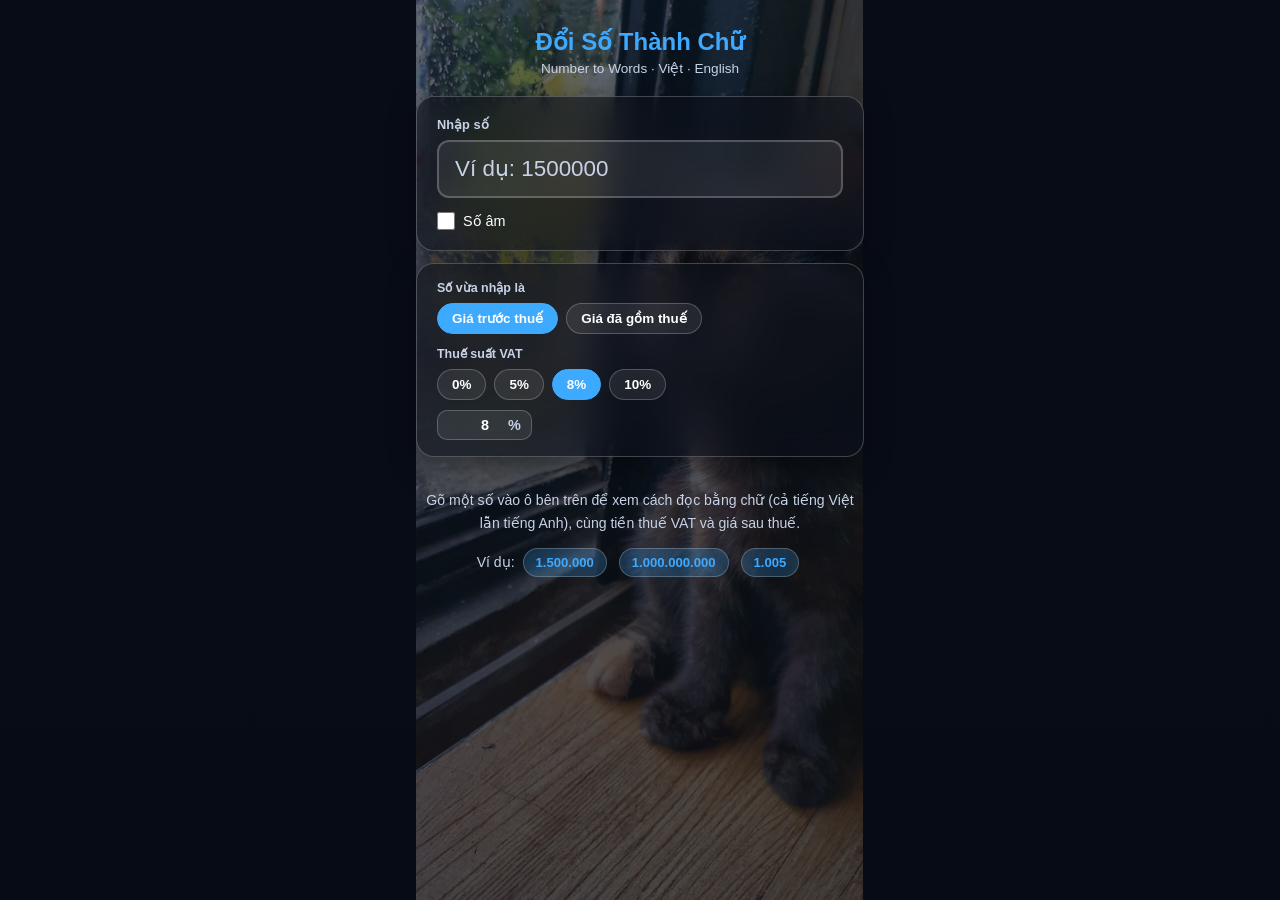
<file: index.html>
<!DOCTYPE html>
<html lang="vi">
<head>
<meta charset="UTF-8">
<meta name="viewport" content="width=device-width, initial-scale=1.0, viewport-fit=cover">
<meta name="theme-color" content="#3da9ff">
<title>Đổi Số Thành Chữ</title>
<link rel="manifest" href="manifest.json">
<link rel="apple-touch-icon" href="icons/icon-192.png">
<meta name="apple-mobile-web-app-capable" content="yes">
<meta name="apple-mobile-web-app-status-bar-style" content="black-translucent">
<meta name="apple-mobile-web-app-title" content="Số → Chữ">
<link rel="stylesheet" href="style.css?v=9">
</head>
<body>

<header class="top">
  <h1>Đổi Số Thành Chữ</h1>
  <p class="sub">Number to Words · Việt · English</p>
</header>

<main class="wrap">

  <section class="nhap">
    <label class="nhan" for="so-input">Nhập số</label>
    <div class="hang-nhap">
      <input type="text" id="so-input" class="o-nhap" inputmode="numeric"
             autocomplete="off" spellcheck="false" placeholder="Ví dụ: 1500000">
      <button type="button" id="btn-xoa" class="nut-xoa" aria-label="Xoá" hidden>✕</button>
    </div>

    <label class="cong-tac">
      <input type="checkbox" id="am-check">
      <span>Số âm</span>
    </label>

    <p class="loi" id="o-loi" hidden></p>
  </section>

  <section class="vat-dieu-khien" id="khu-vat-dieu-khien">
    <div class="vat-hang">
      <span class="vat-nhan">Số vừa nhập là</span>
      <div class="chips" id="che-do-vat">
        <button type="button" class="chip on" data-che-do="truoc">Giá trước thuế</button>
        <button type="button" class="chip" data-che-do="sau">Giá đã gồm thuế</button>
      </div>
    </div>
    <div class="vat-hang">
      <span class="vat-nhan">Thuế suất VAT</span>
      <div class="chips" id="ty-le-vat">
        <button type="button" class="chip" data-ty-le="0">0%</button>
        <button type="button" class="chip" data-ty-le="5">5%</button>
        <button type="button" class="chip on" data-ty-le="8">8%</button>
        <button type="button" class="chip" data-ty-le="10">10%</button>
      </div>
      <div class="ty-le-tuy-chinh">
        <input type="number" id="ty-le-input" min="0" max="100" step="0.1" value="8" inputmode="decimal">
        <span>%</span>
      </div>
    </div>
    <p class="vat-ghi-chu" id="vat-ghi-chu" hidden></p>
  </section>

  <section class="ket-qua" id="khu-ket-qua" hidden></section>

  <section class="trong" id="khu-trong">
    <p>Gõ một số vào ô bên trên để xem cách đọc bằng chữ (cả tiếng Việt lẫn
      tiếng Anh), cùng tiền thuế VAT và giá sau thuế.</p>
    <p class="vi-du">Ví dụ: <button type="button" class="thu" data-so="1500000">1.500.000</button>
      <button type="button" class="thu" data-so="1000000000">1.000.000.000</button>
      <button type="button" class="thu" data-so="1005">1.005</button></p>
  </section>

</main>

<script src="logic.js?v=2"></script>
<script src="app.js?v=3"></script>

<script>
// Đăng ký service worker để cài được ra màn hình chính và dùng khi mất mạng.
// Bọc trong điều kiện vì trình duyệt cũ không có, và lỗi ở đây không được phép
// làm hỏng trang — công cụ vẫn phải chạy bình thường khi không đăng ký nổi.
if ("serviceWorker" in navigator) {
  window.addEventListener("load", () => {
    navigator.serviceWorker.register("sw.js").catch(() => {});
  });
}
</script>
</body>
</html>
</file>
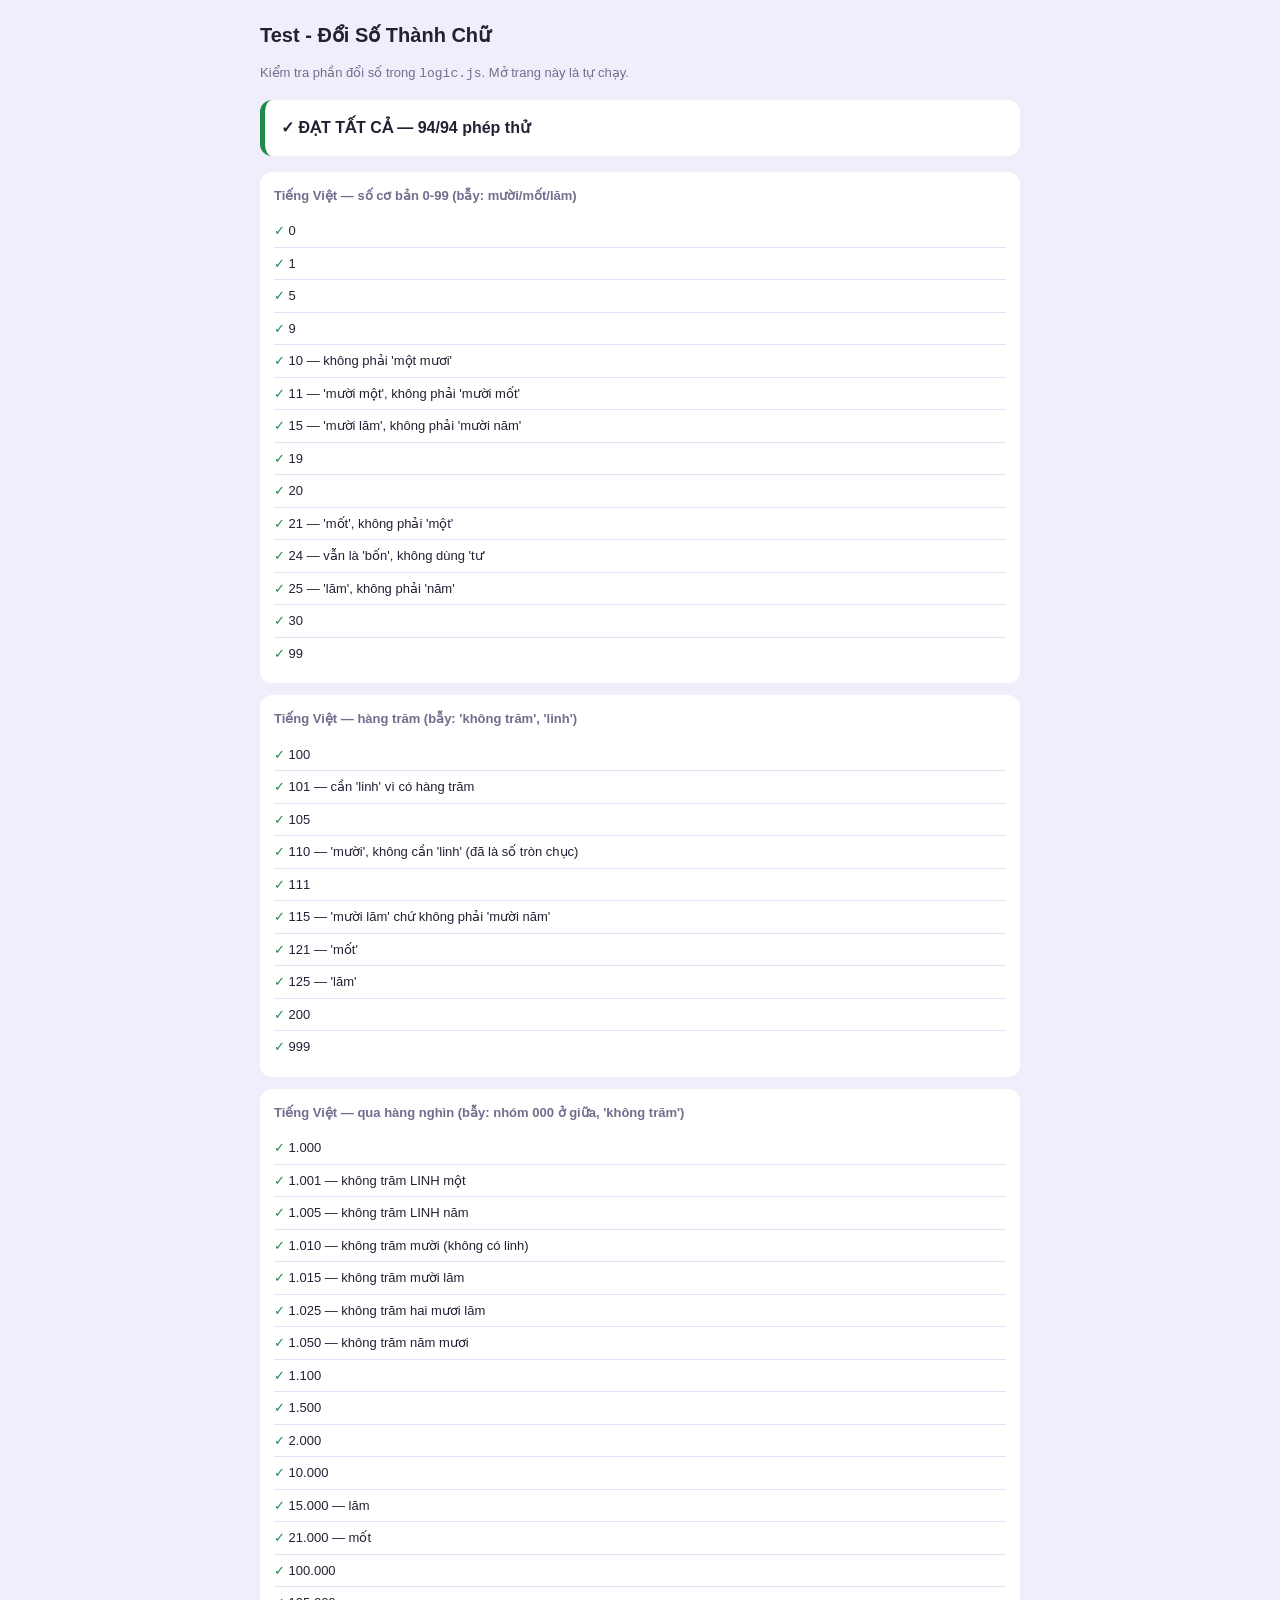
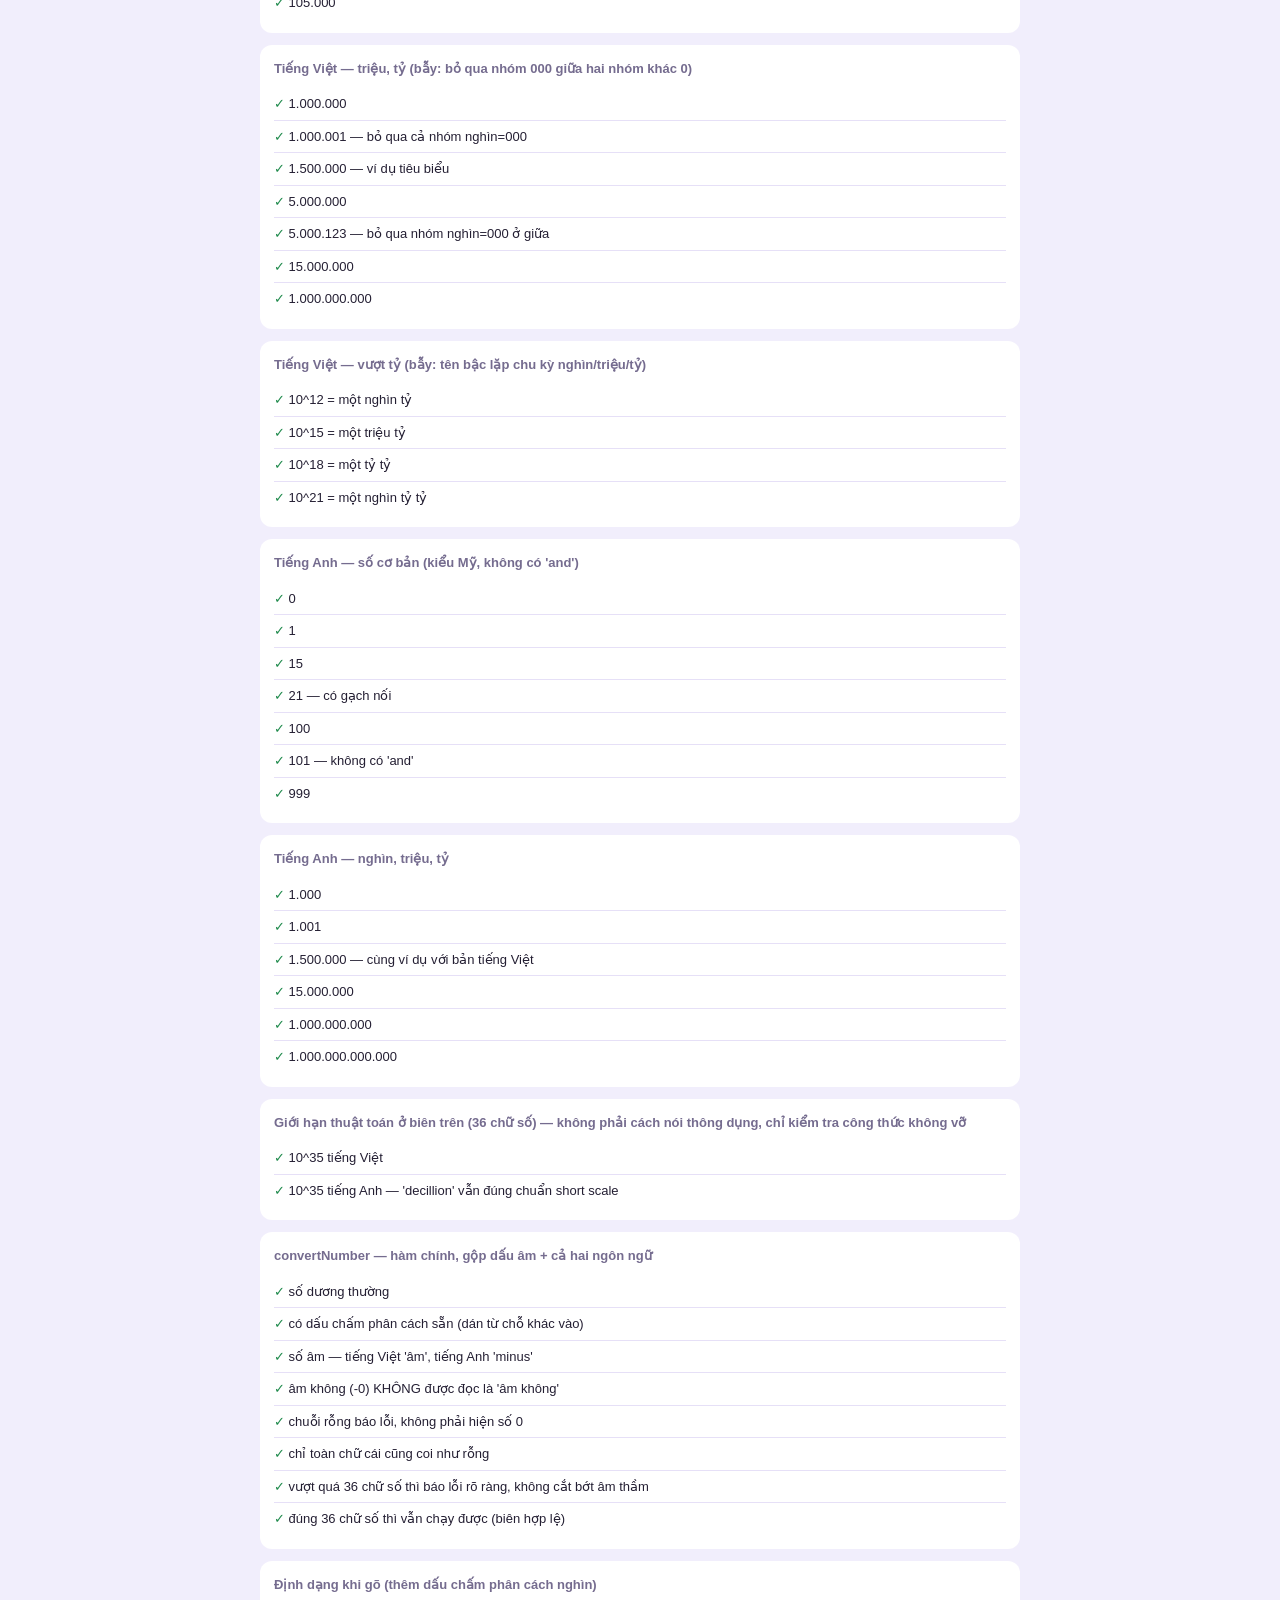
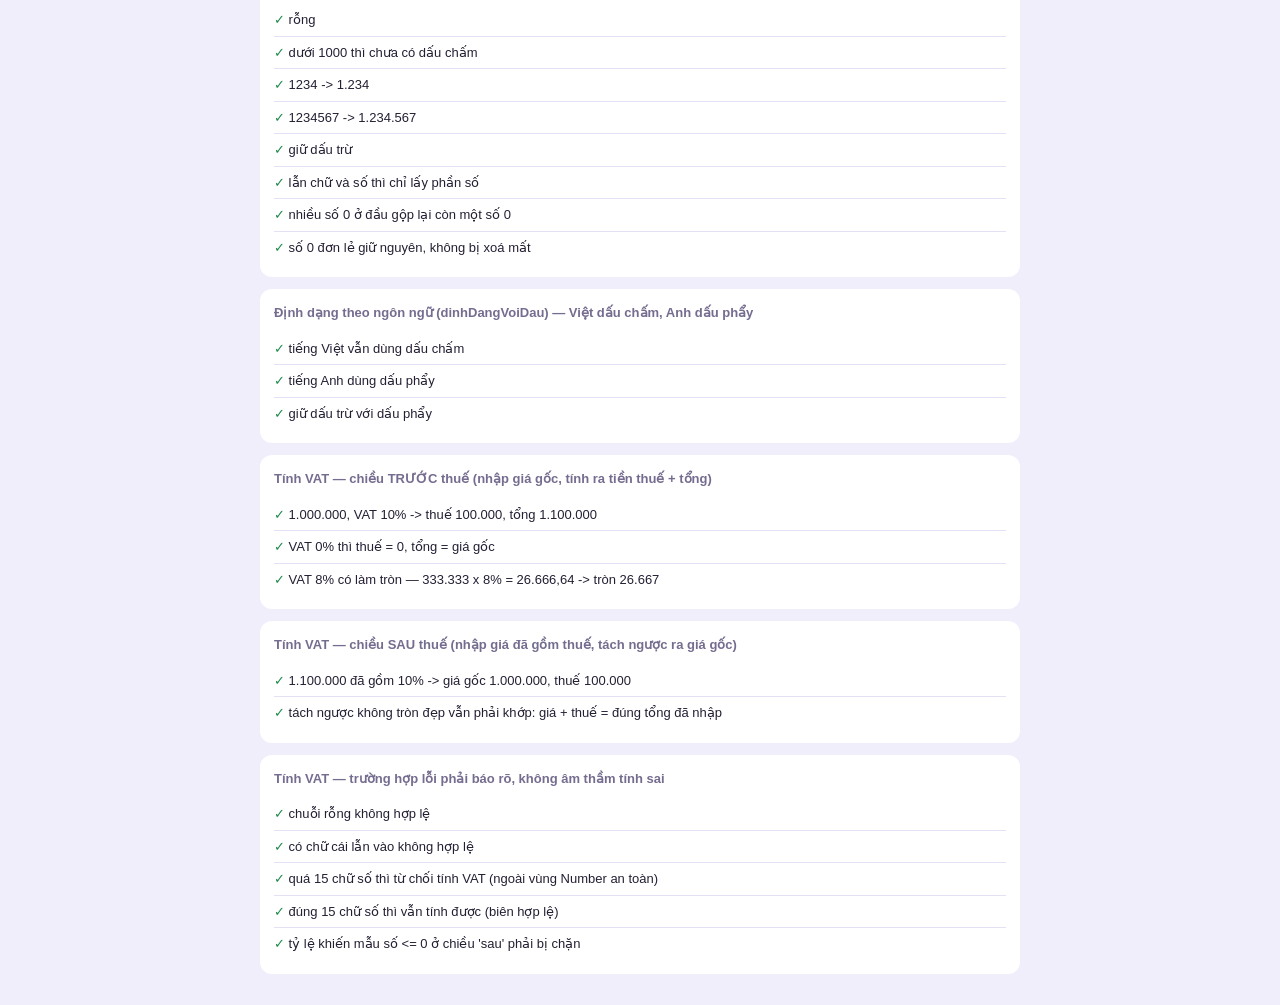
<file: test.html>
<!DOCTYPE html>
<html lang="vi">
<head>
<meta charset="UTF-8">
<meta name="viewport" content="width=device-width, initial-scale=1.0">
<title>Test - Đổi Số Thành Chữ</title>
<style>
  body {
    font-family: -apple-system, BlinkMacSystemFont, "Segoe UI", Roboto, sans-serif;
    background: #f1eefc; color: #241f33; margin: 0; padding: 20px;
    font-size: 14px; line-height: 1.5;
  }
  .wrap { max-width: 760px; margin: 0 auto; }
  h1 { font-size: 20px; margin: 0 0 4px; }
  .sub { color: #756c8f; font-size: 13px; margin-bottom: 16px; }
  .tong {
    background: #fff; border-radius: 12px; padding: 16px;
    margin-bottom: 16px; font-size: 16px; font-weight: 700;
  }
  .tong.dat { border-left: 5px solid #1f8a4c; }
  .tong.hong { border-left: 5px solid #b3261e; }
  .nhom { background: #fff; border-radius: 12px; padding: 14px; margin-bottom: 12px; }
  .nhom h2 { font-size: 13px; color: #756c8f; margin: 0 0 10px; }
  .ca { padding: 6px 0; border-bottom: 1px solid #e6e0f7; font-size: 13px; }
  .ca:last-child { border-bottom: none; }
  .ok  { color: #1f8a4c; }
  .no  { color: #b3261e; font-weight: 600; }
  .chitiet { color: #756c8f; font-size: 12px; padding-left: 20px; }
</style>
</head>
<body>
<div class="wrap">
  <h1>Test - Đổi Số Thành Chữ</h1>
  <p class="sub">Kiểm tra phần đổi số trong <code>logic.js</code>. Mở trang này là tự chạy.</p>
  <div id="tong" class="tong">Đang chạy…</div>
  <div id="kq"></div>
</div>

<script>
function chayToanBo() {

// ===== Khung test tối giản =====
const ketQua = [];
let nhomHienTai = "";

function nhom(ten) { nhomHienTai = ten; }

function test(ten, fn) {
  try {
    fn();
    ketQua.push({ nhom: nhomHienTai, ten, dat: true });
  } catch (e) {
    ketQua.push({ nhom: nhomHienTai, ten, dat: false, loi: e.message });
  }
}

function bang(thuc, mong, ghiChu) {
  const a = JSON.stringify(thuc), b = JSON.stringify(mong);
  if (a !== b) {
    throw new Error(`${ghiChu ? ghiChu + ": " : ""}mong ${b}, nhận ${a}`);
  }
}

// Tiện cho gọn: gọi thẳng convertInt hai ngôn ngữ cùng lúc khi cần so cả hai.
const vi = n => Logic.convertInt(String(n), "vi");
const en = n => Logic.convertInt(String(n), "en");

// ===================================================================
nhom("Tiếng Việt — số cơ bản 0-99 (bẫy: mười/mốt/lăm)");

test("0", () => bang(vi(0), "không"));
test("1", () => bang(vi(1), "một"));
test("5", () => bang(vi(5), "năm"));
test("9", () => bang(vi(9), "chín"));
test("10 — không phải 'một mươi'", () => bang(vi(10), "mười"));
test("11 — 'mười một', không phải 'mười mốt'", () => bang(vi(11), "mười một"));
test("15 — 'mười lăm', không phải 'mười năm'", () => bang(vi(15), "mười lăm"));
test("19", () => bang(vi(19), "mười chín"));
test("20", () => bang(vi(20), "hai mươi"));
test("21 — 'mốt', không phải 'một'", () => bang(vi(21), "hai mươi mốt"));
test("24 — vẫn là 'bốn', không dùng 'tư'", () => bang(vi(24), "hai mươi bốn"));
test("25 — 'lăm', không phải 'năm'", () => bang(vi(25), "hai mươi lăm"));
test("30", () => bang(vi(30), "ba mươi"));
test("99", () => bang(vi(99), "chín mươi chín"));

nhom("Tiếng Việt — hàng trăm (bẫy: 'không trăm', 'linh')");

test("100", () => bang(vi(100), "một trăm"));
test("101 — cần 'linh' vì có hàng trăm", () => bang(vi(101), "một trăm linh một"));
test("105", () => bang(vi(105), "một trăm linh năm"));
test("110 — 'mười', không cần 'linh' (đã là số tròn chục)", () => bang(vi(110), "một trăm mười"));
test("111", () => bang(vi(111), "một trăm mười một"));
test("115 — 'mười lăm' chứ không phải 'mười năm'", () => bang(vi(115), "một trăm mười lăm"));
test("121 — 'mốt'", () => bang(vi(121), "một trăm hai mươi mốt"));
test("125 — 'lăm'", () => bang(vi(125), "một trăm hai mươi lăm"));
test("200", () => bang(vi(200), "hai trăm"));
test("999", () => bang(vi(999), "chín trăm chín mươi chín"));

nhom("Tiếng Việt — qua hàng nghìn (bẫy: nhóm 000 ở giữa, 'không trăm')");

test("1.000", () => bang(vi(1000), "một nghìn"));
test("1.001 — không trăm LINH một", () => bang(vi(1001), "một nghìn không trăm linh một"));
test("1.005 — không trăm LINH năm", () => bang(vi(1005), "một nghìn không trăm linh năm"));
test("1.010 — không trăm mười (không có linh)", () => bang(vi(1010), "một nghìn không trăm mười"));
test("1.015 — không trăm mười lăm", () => bang(vi(1015), "một nghìn không trăm mười lăm"));
test("1.025 — không trăm hai mươi lăm", () => bang(vi(1025), "một nghìn không trăm hai mươi lăm"));
test("1.050 — không trăm năm mươi", () => bang(vi(1050), "một nghìn không trăm năm mươi"));
test("1.100", () => bang(vi(1100), "một nghìn một trăm"));
test("1.500", () => bang(vi(1500), "một nghìn năm trăm"));
test("2.000", () => bang(vi(2000), "hai nghìn"));
test("10.000", () => bang(vi(10000), "mười nghìn"));
test("15.000 — lăm", () => bang(vi(15000), "mười lăm nghìn"));
test("21.000 — mốt", () => bang(vi(21000), "hai mươi mốt nghìn"));
test("100.000", () => bang(vi(100000), "một trăm nghìn"));
test("105.000", () => bang(vi(105000), "một trăm linh năm nghìn"));

nhom("Tiếng Việt — triệu, tỷ (bẫy: bỏ qua nhóm 000 giữa hai nhóm khác 0)");

test("1.000.000", () => bang(vi(1000000), "một triệu"));
test("1.000.001 — bỏ qua cả nhóm nghìn=000", () => bang(vi(1000001), "một triệu không trăm linh một"));
test("1.500.000 — ví dụ tiêu biểu", () => bang(vi(1500000), "một triệu năm trăm nghìn"));
test("5.000.000", () => bang(vi(5000000), "năm triệu"));
test("5.000.123 — bỏ qua nhóm nghìn=000 ở giữa", () => bang(vi(5000123), "năm triệu một trăm hai mươi ba"));
test("15.000.000", () => bang(vi(15000000), "mười lăm triệu"));
test("1.000.000.000", () => bang(vi(1000000000), "một tỷ"));

nhom("Tiếng Việt — vượt tỷ (bẫy: tên bậc lặp chu kỳ nghìn/triệu/tỷ)");

test("10^12 = một nghìn tỷ", () => bang(vi("1000000000000"), "một nghìn tỷ"));
test("10^15 = một triệu tỷ", () => bang(vi("1000000000000000"), "một triệu tỷ"));
test("10^18 = một tỷ tỷ", () => bang(vi("1000000000000000000"), "một tỷ tỷ"));
test("10^21 = một nghìn tỷ tỷ", () => bang(vi("1000000000000000000000"), "một nghìn tỷ tỷ"));

// ===================================================================
nhom("Tiếng Anh — số cơ bản (kiểu Mỹ, không có 'and')");

test("0", () => bang(en(0), "zero"));
test("1", () => bang(en(1), "one"));
test("15", () => bang(en(15), "fifteen"));
test("21 — có gạch nối", () => bang(en(21), "twenty-one"));
test("100", () => bang(en(100), "one hundred"));
test("101 — không có 'and'", () => bang(en(101), "one hundred one"));
test("999", () => bang(en(999), "nine hundred ninety-nine"));

nhom("Tiếng Anh — nghìn, triệu, tỷ");

test("1.000", () => bang(en(1000), "one thousand"));
test("1.001", () => bang(en(1001), "one thousand one"));
test("1.500.000 — cùng ví dụ với bản tiếng Việt", () => bang(en(1500000), "one million five hundred thousand"));
test("15.000.000", () => bang(en(15000000), "fifteen million"));
test("1.000.000.000", () => bang(en(1000000000), "one billion"));
test("1.000.000.000.000", () => bang(en("1000000000000"), "one trillion"));

// ===================================================================
nhom("Giới hạn thuật toán ở biên trên (36 chữ số) — không phải cách nói thông dụng, chỉ kiểm tra công thức không vỡ");

test("10^35 tiếng Việt", () => bang(vi("1" + "0".repeat(35)), "một trăm triệu tỷ tỷ tỷ"));
test("10^35 tiếng Anh — 'decillion' vẫn đúng chuẩn short scale", () => bang(en("1" + "0".repeat(35)), "one hundred decillion"));

// ===================================================================
nhom("convertNumber — hàm chính, gộp dấu âm + cả hai ngôn ngữ");

test("số dương thường", () => {
  const kq = Logic.convertNumber("1500000");
  bang(kq.ok, true);
  bang(kq.vi, "một triệu năm trăm nghìn");
  bang(kq.en, "one million five hundred thousand");
});

test("có dấu chấm phân cách sẵn (dán từ chỗ khác vào)", () => {
  const kq = Logic.convertNumber("1.500.000");
  bang(kq.vi, "một triệu năm trăm nghìn");
});

test("số âm — tiếng Việt 'âm', tiếng Anh 'minus'", () => {
  const kq = Logic.convertNumber("-500");
  bang(kq.vi, "âm năm trăm");
  bang(kq.en, "minus five hundred");
});

test("âm không (-0) KHÔNG được đọc là 'âm không'", () => {
  const kq = Logic.convertNumber("-0");
  bang(kq.vi, "không");
  bang(kq.en, "zero");
});

test("chuỗi rỗng báo lỗi, không phải hiện số 0", () => {
  const kq = Logic.convertNumber("");
  bang(kq.ok, false);
  bang(kq.error, "empty");
});

test("chỉ toàn chữ cái cũng coi như rỗng", () => {
  const kq = Logic.convertNumber("abc");
  bang(kq.ok, false);
  bang(kq.error, "empty");
});

test("vượt quá 36 chữ số thì báo lỗi rõ ràng, không cắt bớt âm thầm", () => {
  const kq = Logic.convertNumber("1".repeat(37));
  bang(kq.ok, false);
  bang(kq.error, "qua_lon");
  bang(kq.toiDa, 36);
});

test("đúng 36 chữ số thì vẫn chạy được (biên hợp lệ)", () => {
  const kq = Logic.convertNumber("9".repeat(36));
  bang(kq.ok, true);
});

// ===================================================================
nhom("Định dạng khi gõ (thêm dấu chấm phân cách nghìn)");

test("rỗng", () => bang(Logic.dinhDangKhiGo(""), ""));
test("dưới 1000 thì chưa có dấu chấm", () => bang(Logic.dinhDangKhiGo("5"), "5"));
test("1234 -> 1.234", () => bang(Logic.dinhDangKhiGo("1234"), "1.234"));
test("1234567 -> 1.234.567", () => bang(Logic.dinhDangKhiGo("1234567"), "1.234.567"));
test("giữ dấu trừ", () => bang(Logic.dinhDangKhiGo("-1234"), "-1.234"));
test("lẫn chữ và số thì chỉ lấy phần số", () => bang(Logic.dinhDangKhiGo("abc123abc456"), "123.456"));
test("nhiều số 0 ở đầu gộp lại còn một số 0", () => bang(Logic.dinhDangKhiGo("000"), "0"));
test("số 0 đơn lẻ giữ nguyên, không bị xoá mất", () => bang(Logic.dinhDangKhiGo("0"), "0"));

nhom("Định dạng theo ngôn ngữ (dinhDangVoiDau) — Việt dấu chấm, Anh dấu phẩy");

test("tiếng Việt vẫn dùng dấu chấm", () => bang(Logic.dinhDangVoiDau("1500000", "."), "1.500.000"));
test("tiếng Anh dùng dấu phẩy", () => bang(Logic.dinhDangVoiDau("1500000", ","), "1,500,000"));
test("giữ dấu trừ với dấu phẩy", () => bang(Logic.dinhDangVoiDau("-1500000", ","), "-1,500,000"));

// ===================================================================
nhom("Tính VAT — chiều TRƯỚC thuế (nhập giá gốc, tính ra tiền thuế + tổng)");

test("1.000.000, VAT 10% -> thuế 100.000, tổng 1.100.000", () => {
  const kq = Logic.tinhVAT("1000000", 10, "truoc");
  bang(kq.ok, true);
  bang(kq.goc, "1000000");
  bang(kq.vat, "100000");
  bang(kq.tong, "1100000");
});

test("VAT 0% thì thuế = 0, tổng = giá gốc", () => {
  const kq = Logic.tinhVAT("500000", 0, "truoc");
  bang(kq.vat, "0");
  bang(kq.tong, "500000");
});

test("VAT 8% có làm tròn — 333.333 x 8% = 26.666,64 -> tròn 26.667", () => {
  const kq = Logic.tinhVAT("333333", 8, "truoc");
  bang(kq.vat, "26667");
  // Bắt buộc: tổng luôn bằng giá gốc + thuế đã làm tròn, không lệch 1 đồng.
  bang(kq.tong, String(333333 + 26667));
});

nhom("Tính VAT — chiều SAU thuế (nhập giá đã gồm thuế, tách ngược ra giá gốc)");

test("1.100.000 đã gồm 10% -> giá gốc 1.000.000, thuế 100.000", () => {
  const kq = Logic.tinhVAT("1100000", 10, "sau");
  bang(kq.ok, true);
  bang(kq.goc, "1000000");
  bang(kq.vat, "100000");
  bang(kq.tong, "1100000");
});

test("tách ngược không tròn đẹp vẫn phải khớp: giá + thuế = đúng tổng đã nhập", () => {
  // 1.000.000 / 1.08 = 925.925,9... -> tròn giá trước, thuế suy ra bằng phép trừ
  // để CHẮC CHẮN giá + thuế = 1.000.000, không parse chưa chắc đã khớp nếu
  // tính vat = tổng - tổng/1.08 rồi làm tròn riêng.
  const kq = Logic.tinhVAT("1000000", 8, "sau");
  bang(kq.ok, true);
  bang(String(Number(kq.goc) + Number(kq.vat)), "1000000");
});

nhom("Tính VAT — trường hợp lỗi phải báo rõ, không âm thầm tính sai");

test("chuỗi rỗng không hợp lệ", () => bang(Logic.tinhVAT("", 10, "truoc").ok, false));
test("có chữ cái lẫn vào không hợp lệ", () => bang(Logic.tinhVAT("123abc", 10, "truoc").ok, false));
test("quá 15 chữ số thì từ chối tính VAT (ngoài vùng Number an toàn)", () => {
  const kq = Logic.tinhVAT("1".repeat(16), 10, "truoc");
  bang(kq.ok, false);
  bang(kq.error, "qua_lon");
  bang(kq.toiDa, 15);
});
test("đúng 15 chữ số thì vẫn tính được (biên hợp lệ)", () => {
  bang(Logic.tinhVAT("9".repeat(15), 10, "truoc").ok, true);
});
test("tỷ lệ khiến mẫu số <= 0 ở chiều 'sau' phải bị chặn", () => {
  const kq = Logic.tinhVAT("1000000", -100, "sau");
  bang(kq.ok, false);
  bang(kq.error, "ty_le_khong_hop_le");
});

// ===================================================================

const dat = ketQua.filter(k => k.dat).length;
const hong = ketQua.length - dat;
const oTong = document.getElementById("tong");
oTong.className = "tong " + (hong === 0 ? "dat" : "hong");
oTong.textContent = hong === 0
  ? `✓ ĐẠT TẤT CẢ — ${dat}/${ketQua.length} phép thử`
  : `✕ HỎNG ${hong} — đạt ${dat}/${ketQua.length}`;

const cacNhom = [];
ketQua.forEach(k => {
  let n = cacNhom.find(x => x.ten === k.nhom);
  if (!n) { n = { ten: k.nhom, ds: [] }; cacNhom.push(n); }
  n.ds.push(k);
});

document.getElementById("kq").innerHTML = cacNhom.map(n => `
  <div class="nhom">
    <h2>${n.ten}</h2>
    ${n.ds.map(k => `
      <div class="ca">
        <span class="${k.dat ? "ok" : "no"}">${k.dat ? "✓" : "✕"}</span>
        ${k.ten}
        ${k.dat ? "" : `<div class="chitiet">${k.loi}</div>`}
      </div>`).join("")}
  </div>`).join("");

}  // hết chayToanBo

// Nạp logic.js kèm dấu thời gian để trình duyệt không đưa bản cũ trong bộ nhớ
// đệm ra test. Test chạy trên code cũ còn nguy hiểm hơn là không test.
(function napRoiChay() {
  const s = document.createElement("script");
  s.src = "logic.js?t=" + Date.now();
  s.onload = chayToanBo;
  s.onerror = function () {
    const o = document.getElementById("tong");
    o.className = "tong hong";
    o.textContent = "✕ Không nạp được logic.js";
  };
  document.head.appendChild(s);
})();
</script>
</body>
</html>
</file>
<file: style.css>
/* Tông ẢNH NỀN (bé mèo Bánh) + CHỮ TRẮNG + ĐIỂM NHẤN XANH DƯƠNG.
   Đổi từ tông hồng pastel theo yêu cầu — nền giờ là ảnh thật nên các "thẻ"
   (.nhap, .vat-dieu-khien, .ket-qua) chuyển sang kính mờ (nền tối trong
   suốt + backdrop-filter blur) thay vì nền trắng đặc, để chữ trắng còn đọc
   được mà vẫn thấy ảnh phía sau lấp ló. --bg không còn là màu nền trang (đó
   là ảnh, đặt thẳng trên body) mà là màu "hốc lõm" dùng cho ô nhập/chip —
   xem ghi chú tại từng chỗ dùng.
   Vẫn cố ý khác ba app trước (đỏ gạch sổ gia đình, xanh mòng két sổ cá
   nhân, nâu vàng cẩm nang Dota) để bốn icon xếp cạnh nhau trên màn hình
   chính vẫn phân biệt được ngay. */
:root {
  --bg: rgba(255, 255, 255, 0.08);
  --card: rgba(12, 16, 26, 0.6);
  --text: #ffffff;
  --muted: #c7d2e6;
  --line: rgba(255, 255, 255, 0.22);
  --accent: #3da9ff;
  --accent-soft: rgba(61, 169, 255, 0.22);
  --danger: #ff6b7a;
  --danger-soft: rgba(255, 107, 122, 0.2);
  --radius: 18px;
}

* { box-sizing: border-box; margin: 0; padding: 0; -webkit-tap-highlight-color: transparent; }

/* Bắt buộc: thuộc tính hidden phải luôn thắng.
   Quy tắc mặc định của trình duyệt là [hidden] { display: none }, nhưng bất
   kỳ khai báo display nào của mình (vd .ket-qua { display: flex }) đều cùng
   độ ưu tiên và đứng sau trong stylesheet nên thắng — phần tử vẫn hiện dù đã
   gán hidden. Tự bắt gặp lỗi này khi chụp màn hình kiểm tra: khu kết quả rỗng
   hiện song song với khu trống dù JS đã set .hidden = true. */
[hidden] { display: none !important; }

body {
  /* Lớp gradient tối phủ TRƯỚC ảnh (liệt kê trước trong background-image là
     nằm trên): không có lớp này, ảnh sáng (mảng lá vàng, cửa kính) sẽ nuốt
     hết độ tương phản của chữ trắng ở đúng những chỗ đó. background-color là
     phương án dự phòng trong lúc ảnh chưa tải xong. */
  background-color: #0b0f1a;
  background-image: linear-gradient(rgba(6, 10, 20, 0.6), rgba(6, 10, 20, 0.72)), url("images/nen-meo.jpg");
  background-size: cover;
  background-position: center 30%;
  background-repeat: no-repeat;
  /* Không dùng background-attachment: fixed — hỗ trợ chập chờn trên Safari
     di động (ảnh nền hay bị giật/nhảy khi cuộn), mà trang này ngắn, hiếm khi
     cần cuộn nên không mất gì. */
  color: var(--text);
  font-family: -apple-system, BlinkMacSystemFont, "Segoe UI", Roboto, Helvetica, Arial, sans-serif;
  min-height: 100vh;
  padding-bottom: 40px;
}

/* Ảnh nền là ảnh DỌC (1000x2112). Trên điện thoại (khung cũng dọc, tỉ lệ gần
   giống ảnh) thì "cover" ở trên hiện gần trọn ảnh, ổn.
   Nhưng trên màn hình NGANG rộng (desktop), "cover" phải phóng to ảnh rất
   nhiều theo chiều dọc mới lấp đầy chiều ngang — khung nhìn chỉ còn lọt vào
   một dải mỏng của ảnh. Dải đó lại hay rơi đúng vào mảng tối sẵn có trong
   ảnh (khung cửa gỗ đen, lông mèo màu tối) CỘNG THÊM lớp phủ đen ở trên, nên
   nhìn như mất hẳn ảnh — không phải ảnh không tải được, mà là phóng to vào
   đúng chỗ tối nhất của nó. Bắt lỗi này từ ảnh chụp Chrome thật anh gửi.
   Cách sửa: từ khung đủ rộng, đổi sang co ẢNH (không đụng lớp phủ gradient)
   theo CHIỀU CAO thay vì cover theo chiều ngang — đỡ bị phóng to quá đà.
   Ảnh khi đó không lấp hết bề ngang, hai bên để lộ màu nền đặc (--bg-color),
   cùng tông tối với lớp phủ nên nhìn như viền khung chủ ý chứ không phải lỗi. */
@media (min-width: 700px) {
  body {
    background-size: cover, auto 105vh;
  }
}

.top {
  padding: 28px 20px 20px;
  text-align: center;
}
.top h1 { font-size: 1.5rem; font-weight: 800; color: var(--accent); }
.top .sub { font-size: 0.85rem; color: var(--muted); margin-top: 4px; }

.wrap { max-width: 480px; margin: 0 auto; padding: 0 16px; }

/* Kính mờ: nền tối trong suốt (--card) + làm mờ hậu cảnh phía sau bằng
   backdrop-filter, viền sáng mảnh (--line) để tách khỏi ảnh nền — không có
   viền, mép thẻ dễ lẫn vào những chỗ ảnh cũng tối màu (góc cửa sổ). */
.nhap {
  background: var(--card);
  border: 1px solid var(--line);
  border-radius: var(--radius);
  padding: 20px;
  box-shadow: 0 8px 28px rgba(0, 0, 0, 0.35);
  backdrop-filter: blur(16px);
  -webkit-backdrop-filter: blur(16px);
}

.nhan {
  display: block;
  font-size: 0.8rem;
  font-weight: 700;
  color: var(--muted);
  margin-bottom: 8px;
}

.hang-nhap { position: relative; }

.o-nhap {
  width: 100%;
  border: 2px solid var(--line);
  border-radius: 12px;
  padding: 14px 44px 14px 16px;
  font-size: 1.4rem;
  font-weight: 700;
  font-variant-numeric: tabular-nums;
  color: var(--text);
  background: var(--bg);
  font-family: inherit;
}
.o-nhap:focus { outline: none; border-color: var(--accent); }
/* Không đặt riêng thì placeholder ăn theo màu/độ đậm của input thật
   (--text, font-weight 700) nên nhìn như đã có số thật, dễ tưởng nhầm. */
.o-nhap::placeholder {
  color: var(--muted);
  font-weight: 500;
  opacity: 1; /* Firefox tự hạ opacity placeholder mặc định, ép về 1 rồi tự điều màu */
}

.nut-xoa {
  position: absolute;
  right: 8px;
  top: 50%;
  transform: translateY(-50%);
  width: 30px;
  height: 30px;
  border: none;
  border-radius: 50%;
  background: var(--line);
  color: var(--muted);
  font-size: 0.85rem;
  cursor: pointer;
}
.nut-xoa:active { background: var(--accent-soft); }

.cong-tac {
  display: flex;
  align-items: center;
  gap: 8px;
  margin-top: 14px;
  font-size: 0.9rem;
  color: var(--text);
  cursor: pointer;
  user-select: none;
}
.cong-tac input { width: 18px; height: 18px; accent-color: var(--accent); }

.loi {
  margin-top: 14px;
  padding: 12px 14px;
  border-radius: 10px;
  background: var(--danger-soft);
  color: var(--danger);
  font-size: 0.85rem;
  line-height: 1.5;
}

/* ===== Bộ điều khiển VAT ===== */
.vat-dieu-khien {
  background: var(--card);
  border: 1px solid var(--line);
  border-radius: var(--radius);
  padding: 16px 20px;
  margin-top: 12px;
  box-shadow: 0 8px 28px rgba(0, 0, 0, 0.35);
  backdrop-filter: blur(16px);
  -webkit-backdrop-filter: blur(16px);
  transition: opacity 0.15s;
}
.vat-hang { margin-bottom: 12px; }
.vat-hang:last-of-type { margin-bottom: 0; }
.vat-nhan {
  display: block;
  font-size: 0.78rem;
  font-weight: 700;
  color: var(--muted);
  margin-bottom: 8px;
}

.chips { display: flex; flex-wrap: wrap; gap: 8px; }
.chip {
  padding: 7px 14px;
  border-radius: 999px;
  border: 1.5px solid var(--line);
  background: var(--bg);
  color: var(--text);
  font-size: 0.84rem;
  font-weight: 600;
  cursor: pointer;
}
.chip.on {
  background: var(--accent);
  border-color: var(--accent);
  color: #fff;
}

.ty-le-tuy-chinh {
  display: inline-flex;
  align-items: center;
  gap: 4px;
  margin-top: 10px;
  padding: 6px 10px;
  border-radius: 10px;
  border: 1.5px solid var(--line);
  background: var(--bg);
}
.ty-le-tuy-chinh input {
  width: 56px;
  border: none;
  background: transparent;
  color: var(--text);
  font-size: 0.9rem;
  font-weight: 700;
  font-family: inherit;
  text-align: right;
}
.ty-le-tuy-chinh input:focus { outline: none; }
.ty-le-tuy-chinh span { color: var(--muted); font-size: 0.9rem; font-weight: 700; }

.vat-ghi-chu {
  margin-top: 12px;
  padding: 10px 12px;
  border-radius: 10px;
  background: var(--accent-soft);
  color: var(--accent);
  font-size: 0.8rem;
  line-height: 1.5;
}

/* ===== Bảng kết quả (số + chữ, 2 ngôn ngữ song song) ===== */
.ket-qua {
  margin-top: 16px;
  background: var(--card);
  border: 1px solid var(--line);
  border-radius: var(--radius);
  box-shadow: 0 8px 28px rgba(0, 0, 0, 0.35);
  backdrop-filter: blur(16px);
  -webkit-backdrop-filter: blur(16px);
  overflow: hidden;
}

.bang-hang {
  display: grid;
  grid-template-columns: minmax(76px, 1fr) 1.4fr 1.4fr;
  gap: 10px;
  padding: 14px 16px;
  border-bottom: 1px solid var(--line);
}
.bang-hang:last-child { border-bottom: none; }

.bang-dau {
  background: var(--accent-soft);
  padding: 10px 16px;
}
.bang-dau .bang-o {
  display: flex;
  flex-wrap: wrap;
  align-items: center;
  row-gap: 4px;
  column-gap: 6px;
  font-size: 0.76rem;
  font-weight: 800;
  color: var(--accent);
  text-transform: uppercase;
  letter-spacing: 0.02em;
}
.bang-dau .co { font-size: 0.95rem; }
/* margin-left:auto đẩy nút sang phải KHI còn đủ chỗ trên một dòng; khi cột
   quá hẹp (điện thoại), flex-wrap ở trên cho phép nút rơi xuống dòng dưới
   thay vì tràn ra ngoài khung — bắt được lỗi này khi thử ở khổ 375px, nút
   "Copy" bị cắt cụt vì mỗi cột chỉ còn ~111px, không đủ cho cả nhãn lẫn nút. */
.bang-dau .nut-chep { margin-left: auto; text-transform: none; letter-spacing: normal; }

.bang-nhan {
  font-size: 0.74rem;
  font-weight: 700;
  color: var(--muted);
  line-height: 1.4;
  align-self: center;
}
.dau-nhap {
  display: block;
  margin-top: 3px;
  font-size: 0.64rem;
  font-weight: 700;
  color: var(--accent);
  text-transform: uppercase;
  letter-spacing: 0.02em;
}

/* min-width:0 là bắt buộc: mặc định flex/grid item không co nhỏ hơn nội
   dung của nó, nên số dài hay nút bên trong sẽ đội khung ra ngoài thay vì
   xuống dòng/co lại theo cột. */
.bang-o { min-width: 0; }
.bang-so {
  font-size: 0.95rem;
  font-weight: 800;
  font-variant-numeric: tabular-nums;
  color: var(--text);
}
.bang-chu {
  margin-top: 3px;
  font-size: 0.78rem;
  line-height: 1.45;
  color: var(--muted);
}
.bang-chu::first-letter { text-transform: uppercase; }

.nut-chep {
  border: 1px solid var(--line);
  background: transparent;
  color: var(--accent);
  font-size: 0.72rem;
  font-weight: 700;
  padding: 4px 10px;
  border-radius: 999px;
  cursor: pointer;
}
.nut-chep:active { background: rgba(61, 169, 255, 0.25); }
.nut-chep:disabled { opacity: 0.7; cursor: default; }

.trong {
  margin-top: 20px;
  text-align: center;
  color: var(--muted);
  font-size: 0.88rem;
  line-height: 1.6;
  padding: 12px 8px;
}
.vi-du { margin-top: 10px; }

.thu {
  display: inline-block;
  margin: 4px 4px 0;
  padding: 6px 12px;
  border-radius: 999px;
  border: 1px solid var(--line);
  background: var(--accent-soft);
  color: var(--accent);
  font-size: 0.82rem;
  font-weight: 700;
  font-variant-numeric: tabular-nums;
  cursor: pointer;
}
.thu:active { opacity: 0.8; }

@media (max-width: 380px) {
  .top h1 { font-size: 1.3rem; }
  .o-nhap { font-size: 1.2rem; }
  .bang-hang { grid-template-columns: minmax(56px, 0.8fr) 1fr 1fr; gap: 6px; padding: 12px 10px; }
  .bang-so { font-size: 0.82rem; }
  .bang-chu { font-size: 0.7rem; }
  .bang-nhan { font-size: 0.66rem; }
}
</file>
